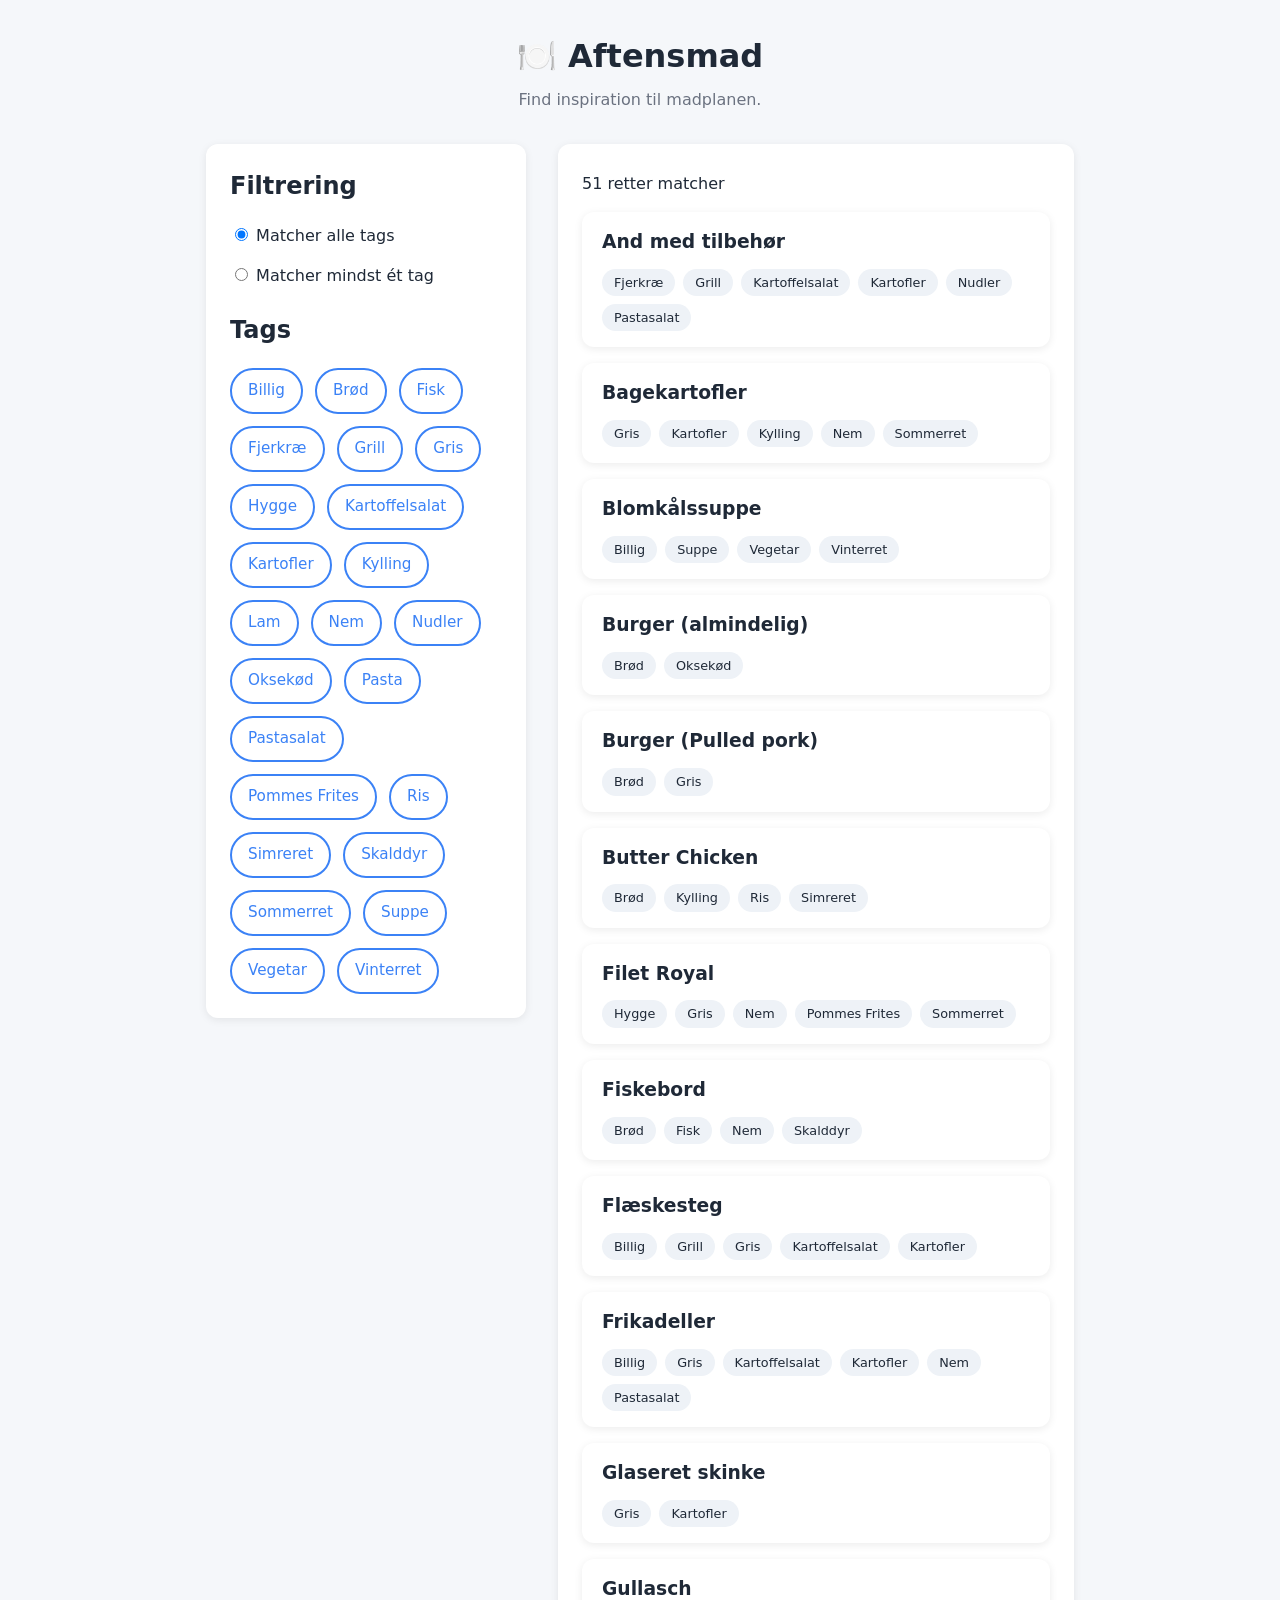
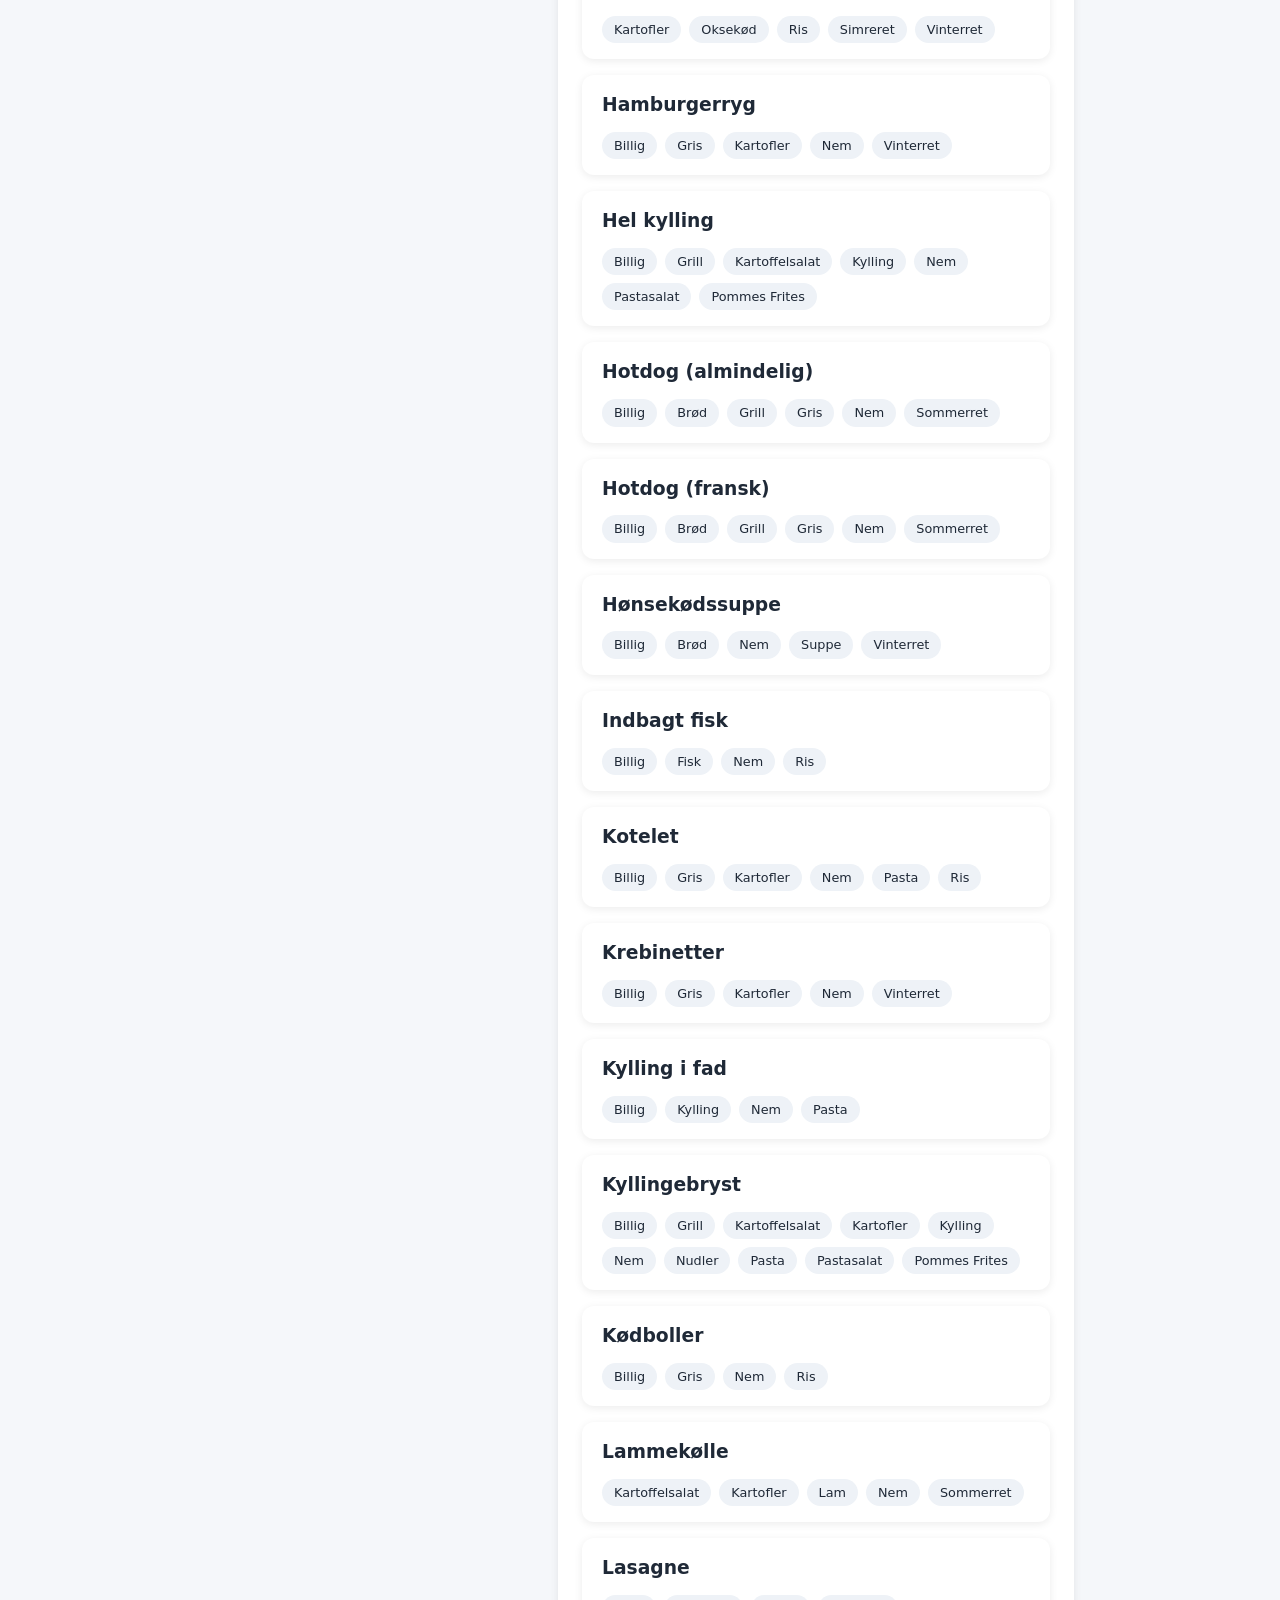
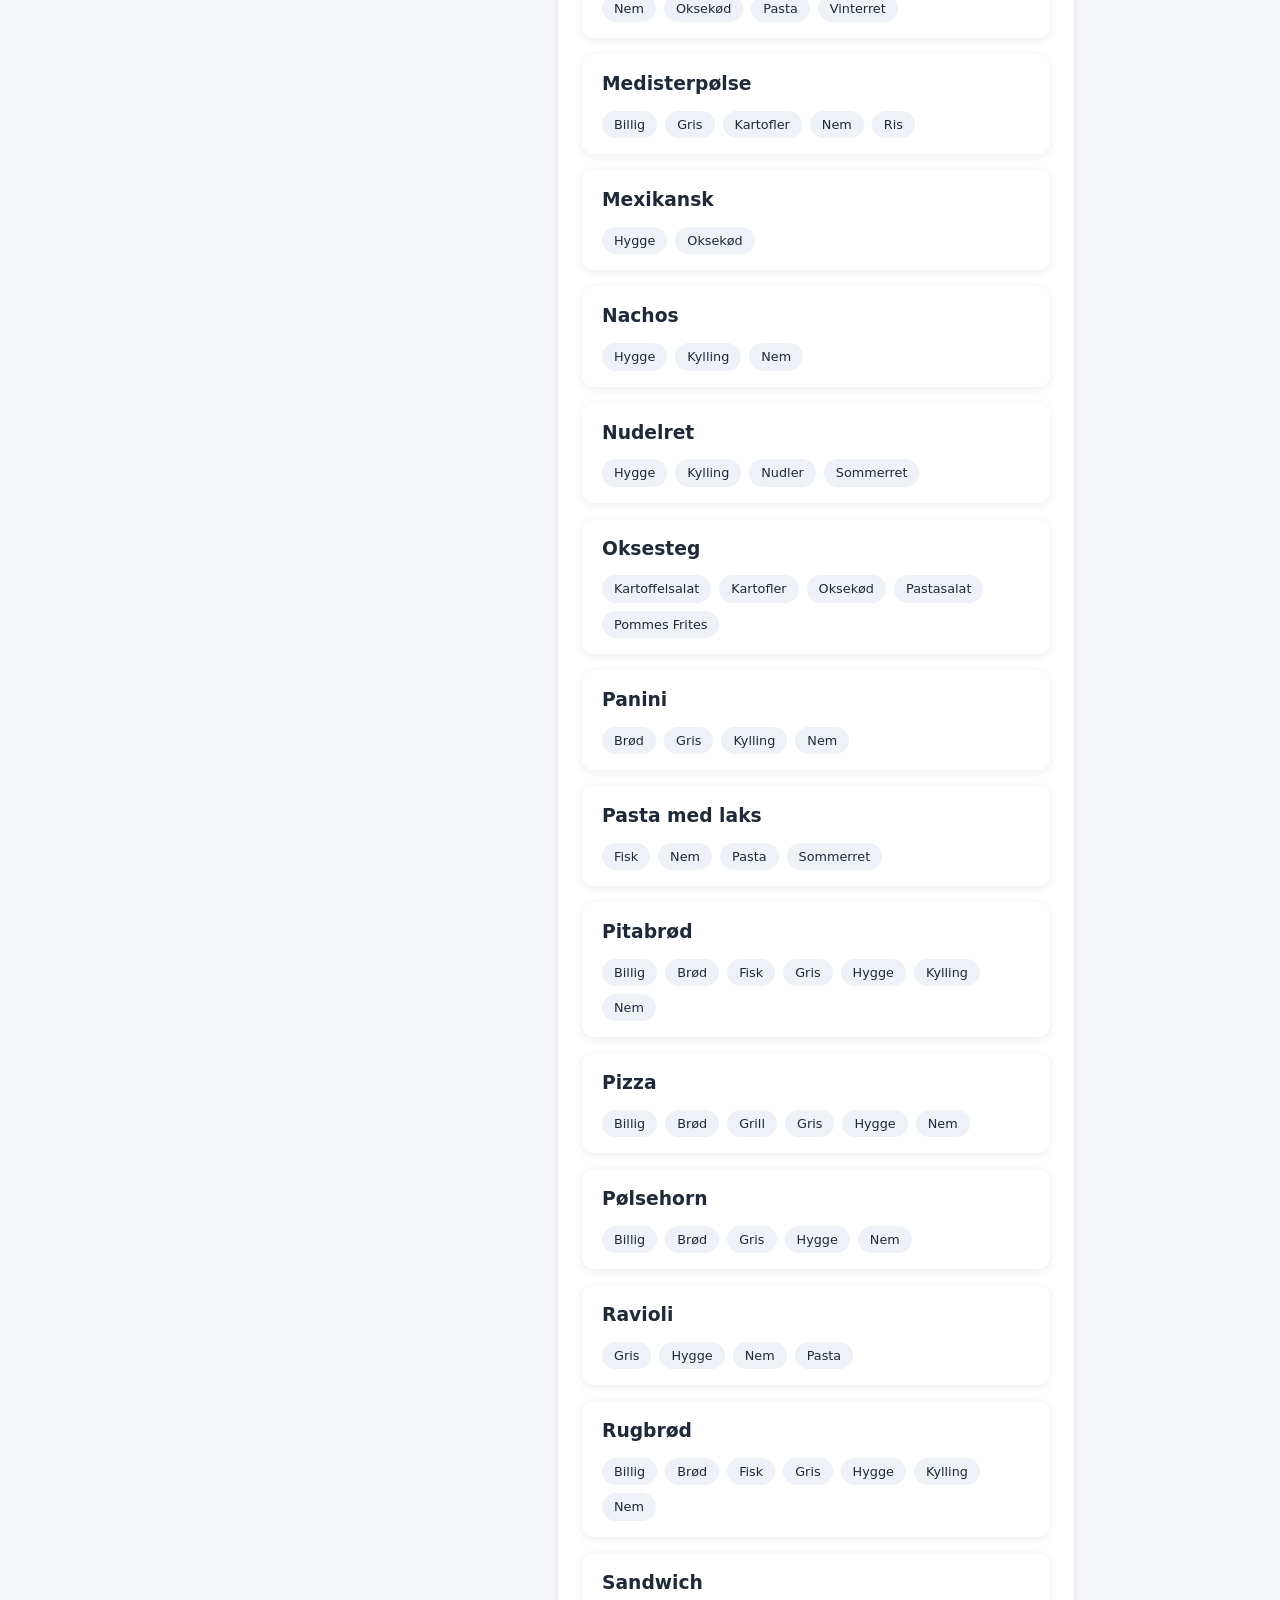
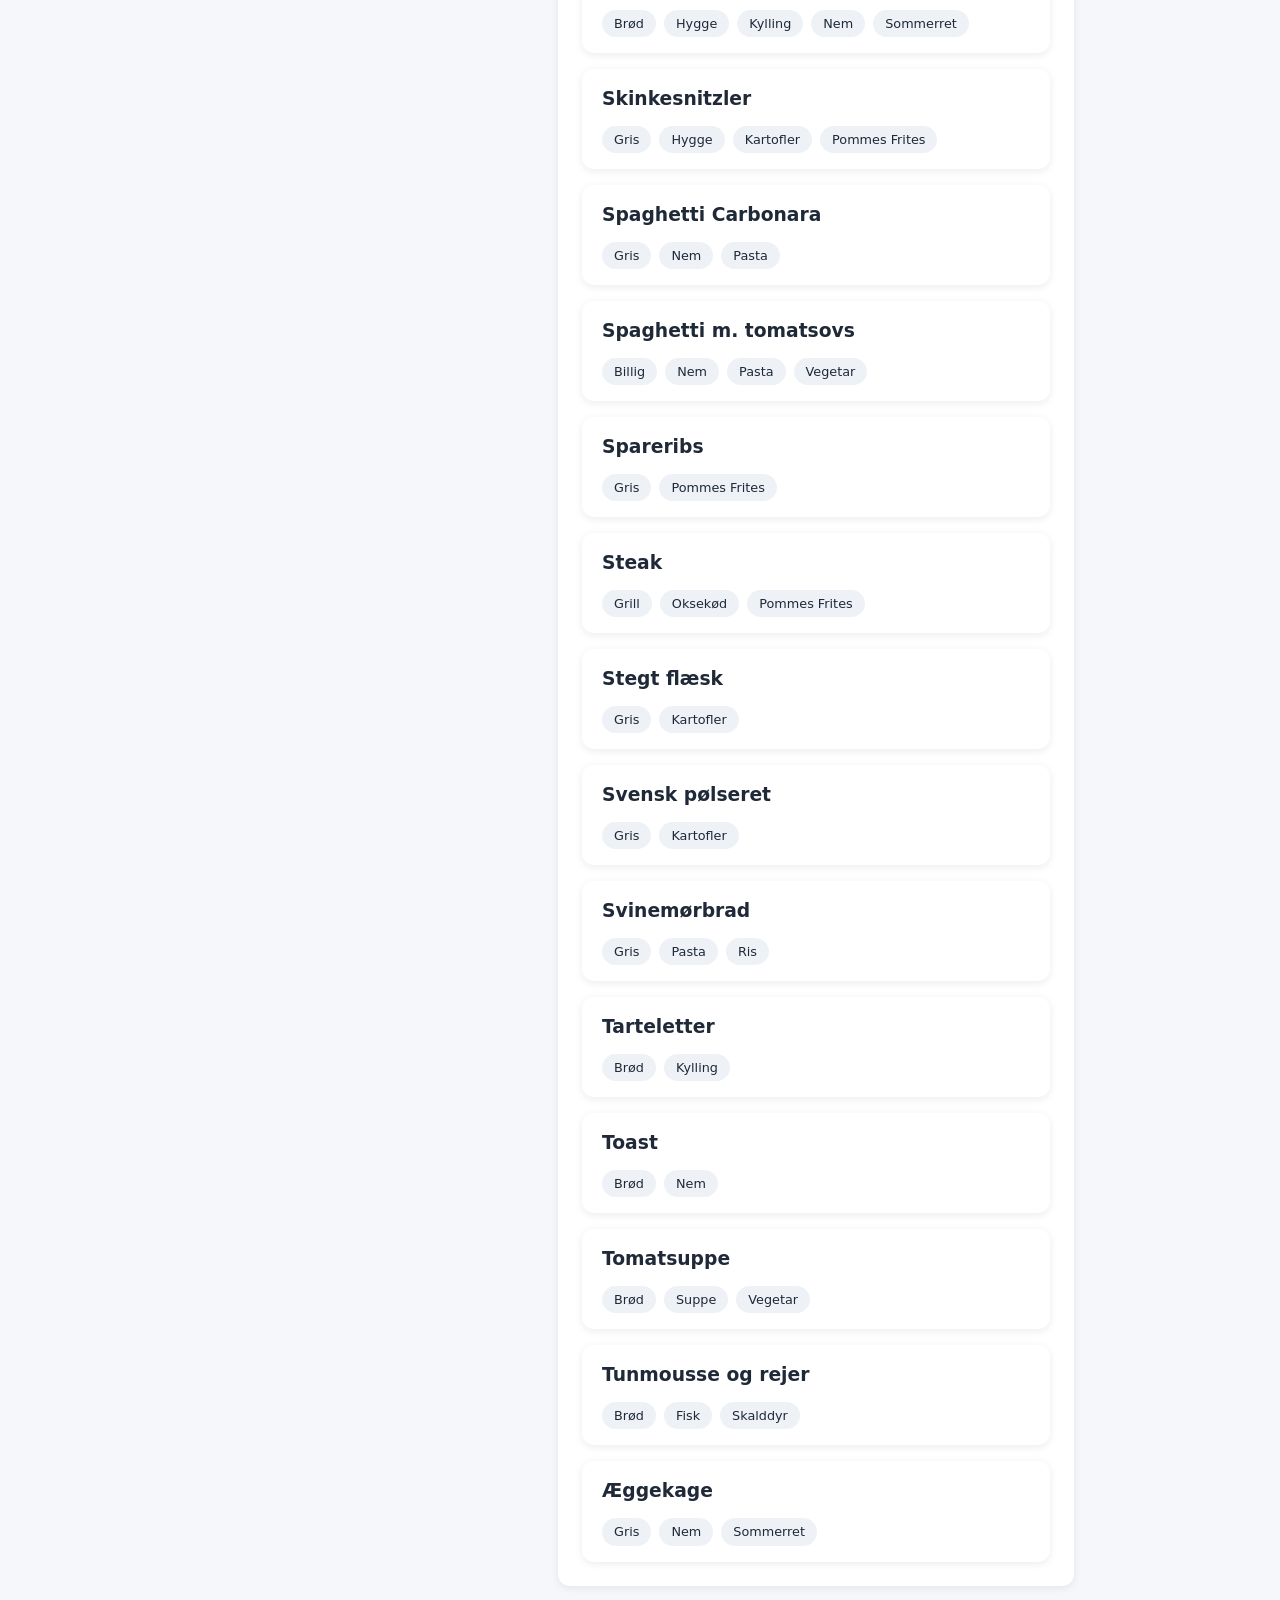
<file: index.html>
<!DOCTYPE html>
<html lang="da">
<head>
    <meta charset="utf-8">
    <meta name="viewport" content="width=device-width, initial-scale=1">

    <title>Aftensmad</title>

    <link rel="stylesheet" href="css/styles.css">

    <script type="module" src="js/app.js" defer></script>
</head>

<body>

    <main class="container">

        <header class="page-header">

            <h1>🍽️ Aftensmad</h1>

            <p>Find inspiration til madplanen.</p>

        </header>

        <div class="content">

            <aside class="filters">

                <section>

                    <h2>Filtrering</h2>

                    <div class="match-mode">

                        <label>
                            <input
                                type="radio"
                                name="mode"
                                value="all"
                                checked>

                            Matcher alle tags
                        </label>

                        <label>
                            <input
                                type="radio"
                                name="mode"
                                value="any">

                            Matcher mindst ét tag
                        </label>

                    </div>

                    <h2>Tags</h2>

                    <div
                        id="tagContainer"
                        class="tag-container">
                    </div>

                </section>

            </aside>

            <section class="results">

                <div id="resultInfo" class="result-info"></div>

<button id="newSuggestionsBtn" class="secondary-btn hidden">
    🔄 Nye forslag
</button>

                <div
                    id="recipeContainer"
                    class="recipe-container">
                </div>

            </section>

        </div>

    </main>

</body>
</html>
</file>
<file: css/styles.css>
:root {

    --primary: #3b82f6;
    --primary-hover: #2563eb;

    --background: #f5f7fa;
    --surface: #ffffff;

    --border: #d7dde5;

    --text: #1f2937;
    --muted: #6b7280;

    --tag-background: #eef2f7;

    --shadow:
        0 2px 8px rgba(0,0,0,.08);

    --radius: 12px;

    --spacing: 1rem;
}

*,
*::before,
*::after {

    box-sizing: border-box;
}

body {

    margin: 0;

    font-family:
        system-ui,
        -apple-system,
        BlinkMacSystemFont,
        "Segoe UI",
        sans-serif;

    background: var(--background);

    color: var(--text);

    line-height: 1.5;
}

.container {

    max-width: 900px;

    margin: 0 auto;

    padding: 2rem 1rem;
}

header {

    text-align: center;

    margin-bottom: 2rem;
}

header h1 {

    margin: 0;
}

header p {

    color: var(--muted);

    margin-top: .5rem;
}

section {

    background: var(--surface);

    border-radius: var(--radius);

    box-shadow: var(--shadow);

    padding: 1.5rem;

    margin-bottom: 1.5rem;
}

h2 {

    margin-top: 0;
}

.match-mode {

    display: flex;

    flex-wrap: wrap;

    gap: 1rem;

    margin-bottom: 1.5rem;
}

.match-mode label {

    cursor: pointer;
}

.tag-container {

    display: flex;

    flex-wrap: wrap;

    gap: .75rem;
}

.tag-chip {

    padding: .6rem 1rem;

    border-radius: 999px;

    border: 2px solid var(--primary);

    background: white;

    color: var(--primary);

    cursor: pointer;

    font-size: .95rem;

    transition:
        background .2s,
        color .2s,
        transform .15s;
}

.tag-chip:hover {

    transform: translateY(-2px);
}

.tag-chip.selected {

    background: var(--primary);

    color: white;
}

.result-info {

    margin-bottom: 1rem;
}

.result-info p {

    margin: .25rem 0;
}

.recipe-container {

    display: flex;

    flex-direction: column;

    gap: 1rem;
}

.recipe-card {

    background: white;

    border-radius: var(--radius);

    box-shadow: var(--shadow);

    padding: 1rem 1.25rem;
}

.recipe-card h3 {

    margin: 0;
}

.recipe-tags {

    display: flex;

    flex-wrap: wrap;

    gap: .5rem;

    margin-top: .8rem;
}

.recipe-tag {

    background: var(--tag-background);

    border-radius: 999px;

    padding: .25rem .75rem;

    font-size: .8rem;

    color: var(--text);
}

button {

    font: inherit;
}

@media (max-width: 600px) {

    .container {

        padding: 1rem;
    }

    section {

        padding: 1rem;
    }

    .tag-chip {

        width: 100%;
    }

    .match-mode {

        flex-direction: column;

        gap: .5rem;
    }
}
.page-header {

    margin-bottom: 2rem;
}

.content {

    display: grid;

    grid-template-columns: 320px 1fr;

    gap: 2rem;

    align-items: start;
}

.filters {

    position: sticky;

    top: 1rem;
}

.results {

    min-width: 0;
}

@media (max-width: 800px) {

    .content {

        grid-template-columns: 1fr;
    }

    .filters {

        position: static;
    }
}

.secondary-btn {

    margin-top: 1rem;

    padding: .6rem 1rem;

    border-radius: 999px;

    border: 2px solid var(--primary);

    background: white;

    color: var(--primary);

    cursor: pointer;

    transition: .2s;
}

.secondary-btn:hover {

    background: var(--primary);

    color: white;
}

.hidden {
    display: none;
}

.tag-chip {

    transition: .15s ease;
}

.tag-chip:active {
    transform: scale(0.97);
}

.recipe-card {

    animation: fadeIn .2s ease;
}

@keyframes fadeIn {

    from {
        opacity: 0;
        transform: translateY(6px);
    }

    to {
        opacity: 1;
        transform: translateY(0);
    }
}

.result-info p {
    margin: .25rem 0;
}

.result-info {
    font-weight: 500;
}

.empty-state {

    text-align: center;

    color: var(--muted);

    padding: 2rem 1rem;
}

.empty-state h3 {
    margin-bottom: .5rem;
}
</file>
